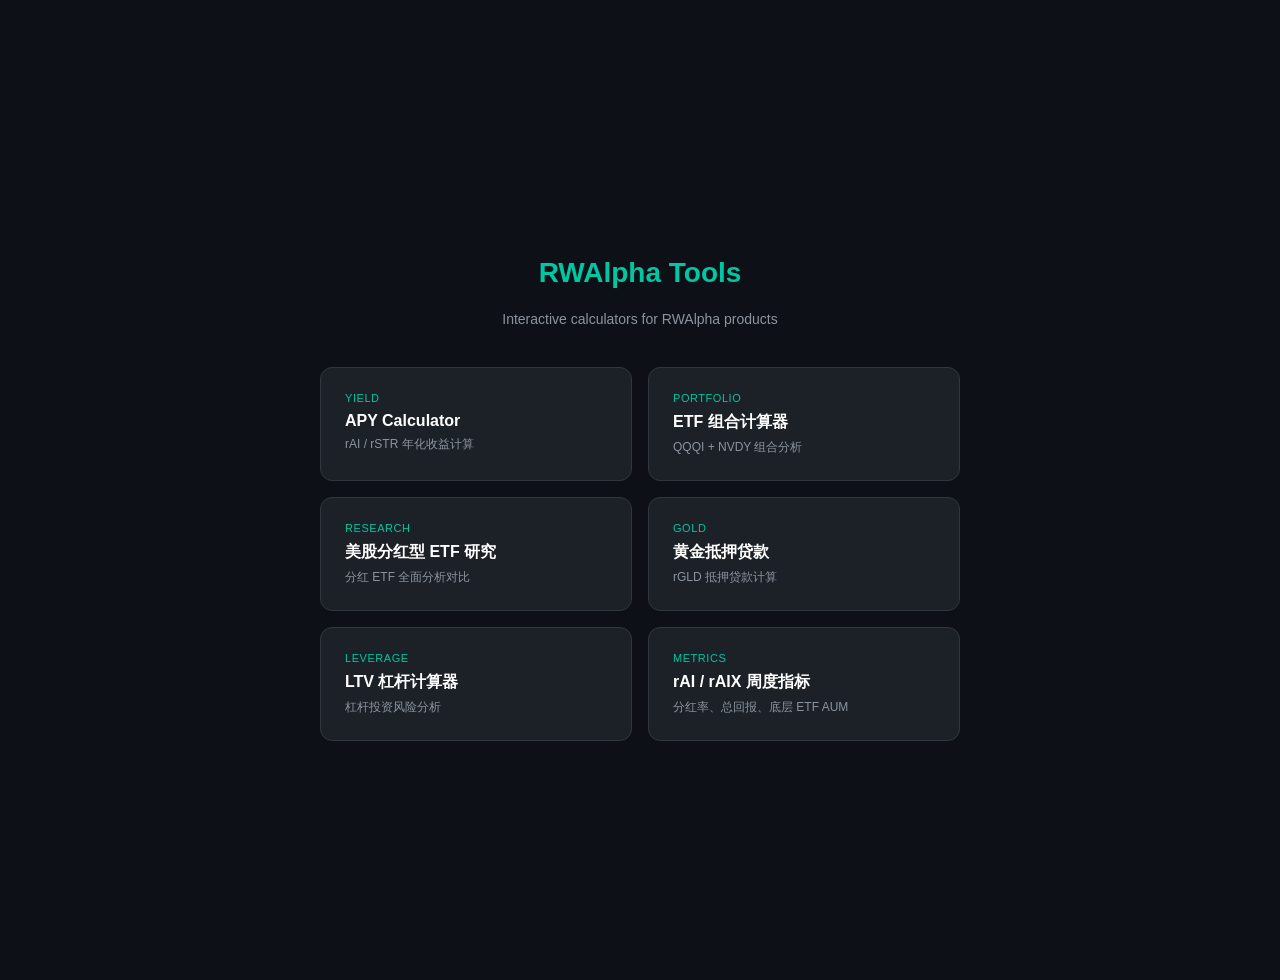
<file: index.html>
<!DOCTYPE html>
<html lang="zh">
<head>
<meta charset="UTF-8">
<meta name="viewport" content="width=device-width, initial-scale=1.0">
<title>RWAlpha Tools</title>
<style>
body{font-family:-apple-system,BlinkMacSystemFont,'Segoe UI',sans-serif;background:#0D1117;color:#fff;display:flex;flex-direction:column;align-items:center;justify-content:center;min-height:100vh;margin:0;padding:40px 16px;}
h1{font-size:28px;color:#00C6A2;margin-bottom:8px;}
p{color:#8B949E;margin-bottom:40px;font-size:14px;}
.grid{display:grid;grid-template-columns:repeat(2,1fr);gap:16px;max-width:640px;width:100%;}
.grid a:last-child:nth-child(odd){grid-column:1 / -1;max-width:calc(50% - 8px);margin:0 auto;}
a{display:block;background:#1C2128;border:1px solid #30363D;border-radius:12px;padding:24px;text-decoration:none;color:#fff;transition:border-color .2s;}
a:hover{border-color:#00C6A2;}
.label{font-size:11px;color:#00C6A2;text-transform:uppercase;letter-spacing:.05em;margin-bottom:8px;}
.name{font-size:16px;font-weight:600;margin-bottom:6px;}
.desc{font-size:12px;color:#8B949E;}
</style>
</head>
<body>
<h1>RWAlpha Tools</h1>
<p>Interactive calculators for RWAlpha products</p>
<div class="grid">
  <a href="apy/"><div class="label">Yield</div><div class="name">APY Calculator</div><div class="desc">rAI / rSTR 年化收益计算</div></a>
  <a href="etf/"><div class="label">Portfolio</div><div class="name">ETF 组合计算器</div><div class="desc">QQQI + NVDY 组合分析</div></a>
  <a href="etfs/"><div class="label">Research</div><div class="name">美股分红型 ETF 研究</div><div class="desc">分红 ETF 全面分析对比</div></a>
  <a href="rgld/"><div class="label">Gold</div><div class="name">黄金抵押贷款</div><div class="desc">rGLD 抵押贷款计算</div></a>
  <a href="ltv/"><div class="label">Leverage</div><div class="name">LTV 杠杆计算器</div><div class="desc">杠杆投资风险分析</div></a>
  <a href="rai-weekly-metrics/"><div class="label">Metrics</div><div class="name">rAI / rAIX 周度指标</div><div class="desc">分红率、总回报、底层 ETF AUM</div></a>
</div>
</body>
</html>
</file>
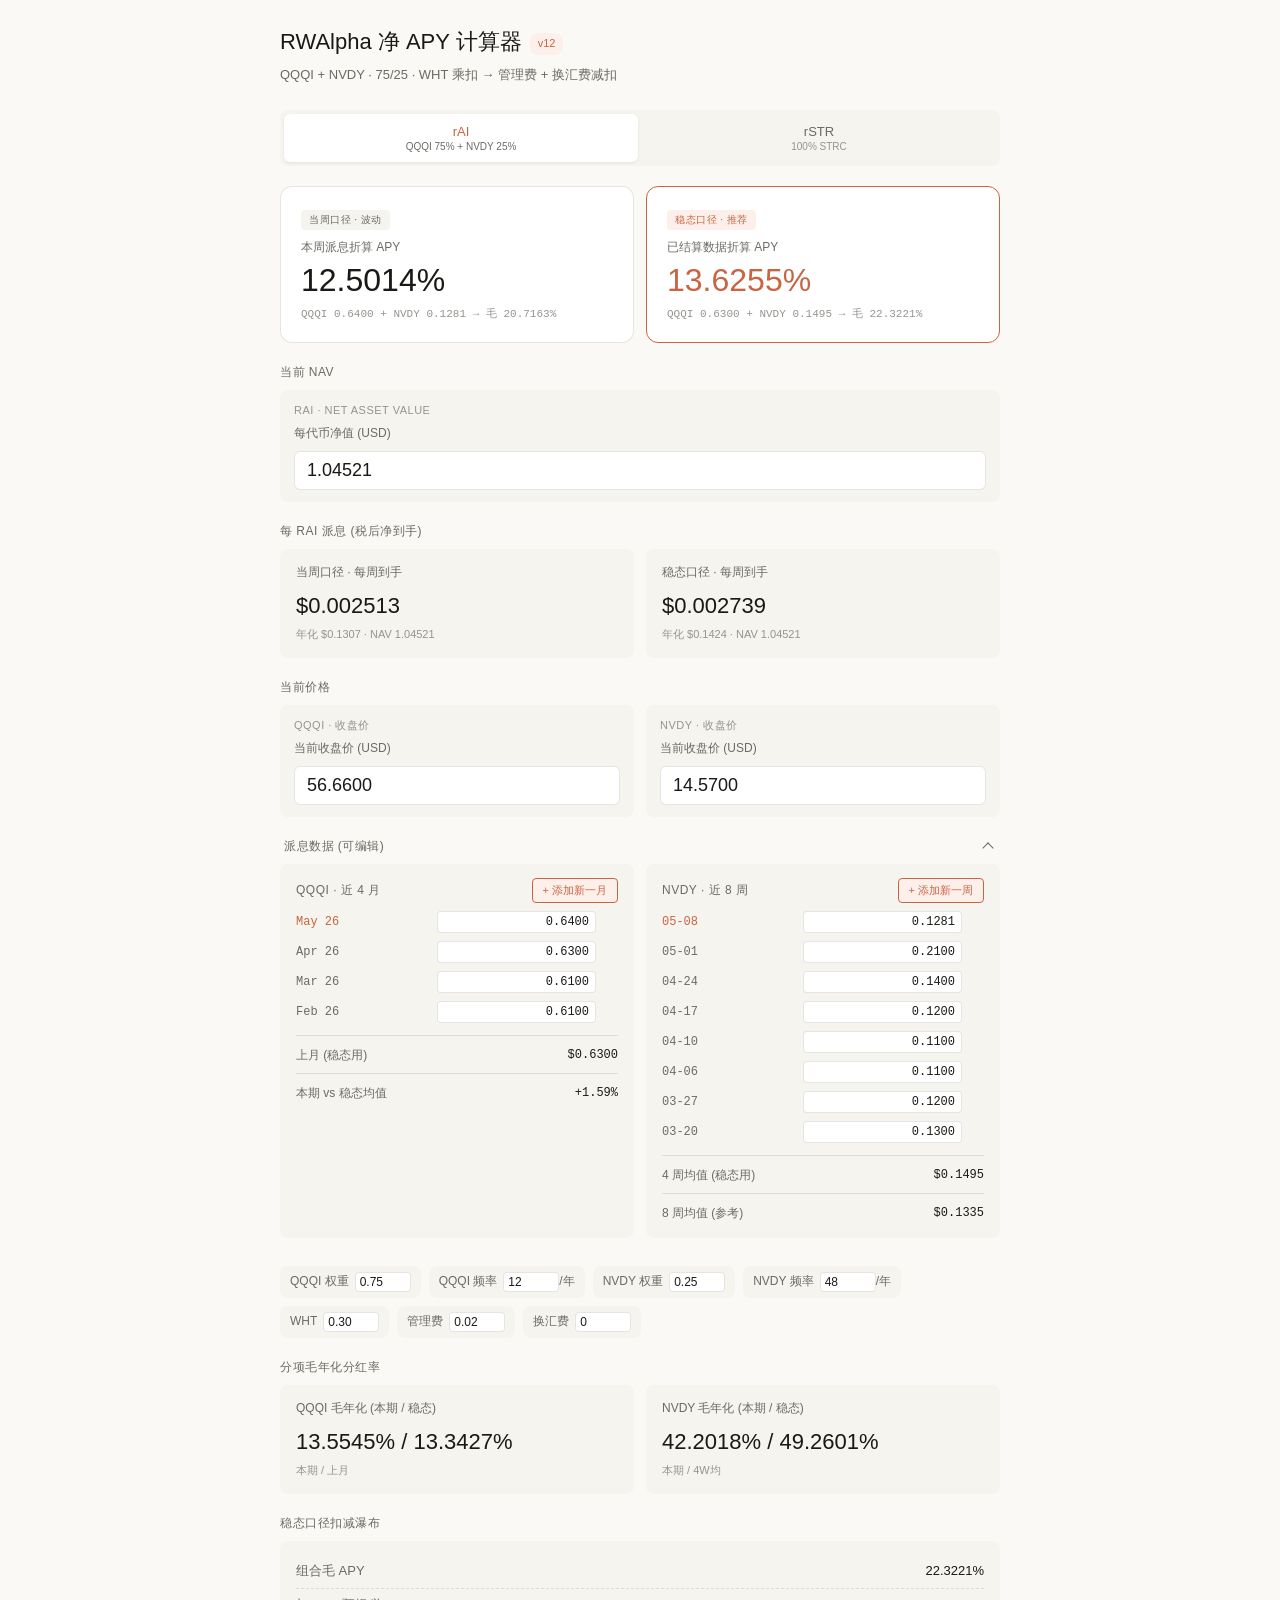
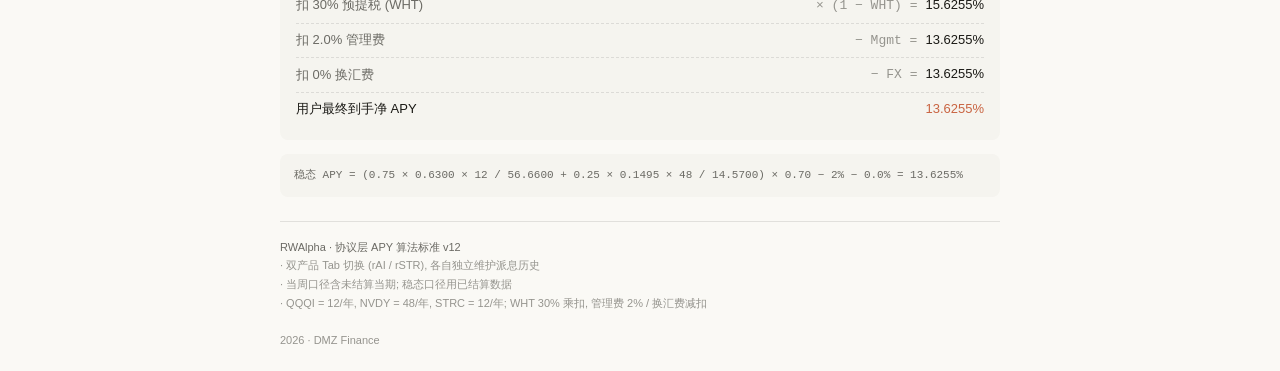
<file: apy/index.html>
<!DOCTYPE html>
<html lang="zh-CN">
<head>
<meta charset="UTF-8" />
<meta name="viewport" content="width=device-width, initial-scale=1.0" />
<title>RWAlpha 净 APY 计算器 v12</title>
<style>
  :root {
    --bg-primary: #ffffff;
    --bg-secondary: #f5f4ef;
    --bg-tertiary: #faf9f5;
    --text-primary: #1a1915;
    --text-secondary: #6b6a64;
    --text-tertiary: #95948e;
    --border: rgba(0, 0, 0, 0.1);
    --accent: #c96442;
    --accent-bg: #fdf0eb;
    --radius-md: 8px;
    --radius-lg: 12px;
    --font-sans: -apple-system, BlinkMacSystemFont, "Segoe UI", "PingFang SC", "Hiragino Sans GB", "Microsoft YaHei", sans-serif;
    --font-mono: "SF Mono", Monaco, "Cascadia Code", "Roboto Mono", Consolas, monospace;
  }

  @media (prefers-color-scheme: dark) {
    :root {
      --bg-primary: #1f1e1b;
      --bg-secondary: #2a2926;
      --bg-tertiary: #1a1916;
      --text-primary: #e8e7e2;
      --text-secondary: #a8a7a1;
      --text-tertiary: #6d6c66;
      --border: rgba(255, 255, 255, 0.1);
      --accent: #e08868;
      --accent-bg: rgba(224, 136, 104, 0.15);
    }
  }

  * { box-sizing: border-box; }

  body {
    margin: 0;
    padding: 24px 16px;
    background: var(--bg-tertiary);
    color: var(--text-primary);
    font-family: var(--font-sans);
    font-size: 16px;
    line-height: 1.6;
    -webkit-font-smoothing: antialiased;
  }

  .container { max-width: 720px; margin: 0 auto; }

  .header { margin-bottom: 24px; }
  .header h1 { font-size: 22px; font-weight: 500; margin: 0 0 6px; color: var(--text-primary); }
  .header p { font-size: 13px; color: var(--text-secondary); margin: 0; }
  .header .version {
    display: inline-block; font-size: 11px;
    background: var(--accent-bg); color: var(--accent);
    padding: 2px 8px; border-radius: var(--radius-md);
    margin-left: 8px; vertical-align: 2px;
  }

  /* ─── Tab 切换 ─── */
  .tabs {
    display: flex; gap: 4px;
    background: var(--bg-secondary);
    padding: 4px; border-radius: var(--radius-md);
    margin-bottom: 20px;
  }
  .tab {
    flex: 1; text-align: center;
    padding: 10px 16px;
    border-radius: 6px;
    font-size: 13px; font-weight: 500;
    color: var(--text-secondary);
    cursor: pointer;
    transition: all 0.15s;
    border: none;
    background: transparent;
    font-family: var(--font-sans);
  }
  .tab:hover { color: var(--text-primary); }
  .tab.active {
    background: var(--bg-primary);
    color: var(--accent);
    box-shadow: 0 1px 3px rgba(0,0,0,0.08);
  }
  .tab .tab-desc {
    display: block; font-size: 10px;
    color: var(--text-tertiary); margin-top: 2px;
    font-weight: 400;
  }
  .tab.active .tab-desc { color: var(--text-secondary); }

  .row { display: grid; grid-template-columns: 1fr 1fr; gap: 12px; margin-bottom: 12px; }
  @media (max-width: 480px) { .row { grid-template-columns: 1fr; } }

  .field {
    background: var(--bg-secondary);
    border-radius: var(--radius-md);
    padding: 12px 14px;
  }
  .field .ticker {
    font-size: 11px; color: var(--text-tertiary);
    text-transform: uppercase; letter-spacing: 0.5px;
    margin-bottom: 4px; font-weight: 500;
  }
  .field label { font-size: 12px; color: var(--text-secondary); display: block; margin-bottom: 8px; }
  .field input {
    width: 100%; font-size: 18px; font-weight: 500;
    background: var(--bg-primary);
    border: 1px solid var(--border);
    border-radius: 6px;
    outline: none;
    color: var(--text-primary); font-family: var(--font-sans);
    padding: 8px 12px;
    transition: border-color 0.15s, box-shadow 0.15s;
  }
  .field input:hover { border-color: var(--text-tertiary); }
  .field input:focus {
    color: var(--accent);
    border-color: var(--accent);
    box-shadow: 0 0 0 3px var(--accent-bg);
  }

  .metric { background: var(--bg-secondary); border-radius: var(--radius-md); padding: 14px 16px; }
  .metric label { font-size: 12px; color: var(--text-secondary); display: block; margin-bottom: 6px; }
  .metric .val { font-size: 22px; font-weight: 500; color: var(--text-primary); font-variant-numeric: tabular-nums; }
  .metric small { font-size: 11px; color: var(--text-tertiary); display: block; margin-top: 3px; }

  .config { display: flex; gap: 8px; margin-bottom: 14px; align-items: center; flex-wrap: wrap; }

  /* ─── 派息历史 ─── */
  .history-section { margin: 20px 0 14px; }
  .history-section summary {
    list-style: none; cursor: pointer;
    display: flex; justify-content: space-between; align-items: center;
    padding: 0 4px;
    font-size: 12px; font-weight: 500;
    color: var(--text-secondary);
    text-transform: uppercase; letter-spacing: 0.5px;
    margin-bottom: 8px; user-select: none;
  }
  .history-section summary::-webkit-details-marker { display: none; }
  .history-section summary:hover { color: var(--text-primary); }
  .history-section .caret {
    width: 8px; height: 8px;
    border-right: 1.5px solid currentColor;
    border-bottom: 1.5px solid currentColor;
    transform: rotate(45deg);
    transition: transform 0.2s;
    margin-right: 4px; margin-top: -3px;
  }
  .history-section[open] .caret {
    transform: rotate(-135deg); margin-top: 3px;
  }

  .history {
    background: var(--bg-secondary);
    border-radius: var(--radius-md);
    padding: 14px 16px;
    margin-bottom: 14px;
  }
  .history-row {
    display: flex; justify-content: space-between; align-items: center;
    padding: 4px 0; font-size: 12px;
    font-family: var(--font-mono);
  }
  .history-row .date { color: var(--text-secondary); flex: 0 0 90px; }
  .history-row .bar-wrap {
    flex: 1; height: 8px; background: transparent;
    margin: 0 12px; border-radius: 4px; overflow: hidden;
  }
  .history-row .bar {
    height: 100%; background: var(--accent);
    border-radius: 4px; opacity: 0.8;
  }
  .history-row .val { color: var(--text-primary); font-weight: 500; flex: 0 0 56px; text-align: right; }
  .history-row input.val-input {
    flex: 0 0 70px; text-align: right;
    background: var(--bg-primary);
    border: 0.5px solid var(--border);
    border-radius: 4px;
    padding: 3px 6px;
    font-family: var(--font-mono);
    font-size: 12px; font-weight: 500;
    color: var(--text-primary);
    outline: none;
    -moz-appearance: textfield;
  }
  .history-row input.val-input:focus { border-color: var(--accent); color: var(--accent); }
  .history-row input.val-input::-webkit-inner-spin-button,
  .history-row input.val-input::-webkit-outer-spin-button { -webkit-appearance: none; margin: 0; }
  .history-row.current .date { color: var(--accent); font-weight: 500; }
  .history-row.current .val { color: var(--accent); }
  .history-summary {
    display: flex; justify-content: space-between;
    padding-top: 10px; margin-top: 8px;
    border-top: 0.5px solid var(--border);
    font-size: 12px;
  }
  .history-summary span { color: var(--text-secondary); }
  .history-summary strong { color: var(--text-primary); font-family: var(--font-mono); font-weight: 500; }
  .history-cols { display: grid; grid-template-columns: 1fr 1fr; gap: 12px; margin-bottom: 14px; }
  @media (max-width: 480px) { .history-cols { grid-template-columns: 1fr; } }

  .history-cols.single { grid-template-columns: 1fr; }

  .history h4 {
    font-size: 12px; font-weight: 500; color: var(--text-secondary);
    margin: 0 0 10px; text-transform: uppercase; letter-spacing: 0.5px;
  }
  .history-header {
    display: flex; justify-content: space-between; align-items: center;
    margin-bottom: 4px;
  }
  .history-header h4 { margin: 0; }
  .add-btn {
    font-size: 11px; font-weight: 500;
    color: var(--accent); background: var(--accent-bg);
    border: 0.5px solid var(--accent);
    border-radius: 4px;
    padding: 4px 10px;
    cursor: pointer;
    font-family: var(--font-sans);
    transition: opacity 0.15s;
  }
  .add-btn:hover { opacity: 0.8; }
  .del-btn {
    flex: 0 0 18px; height: 18px;
    background: transparent; border: none;
    color: var(--text-tertiary); cursor: pointer;
    font-size: 14px; padding: 0; margin-left: 4px;
    opacity: 0; transition: opacity 0.15s, color 0.15s;
    font-family: var(--font-sans);
  }
  .history-row:hover .del-btn { opacity: 1; }
  .del-btn:hover { color: var(--accent); }

  .add-form {
    display: none;
    margin-top: 8px; margin-bottom: 8px;
    padding: 10px; gap: 6px;
    background: var(--bg-primary);
    border: 1px dashed var(--accent);
    border-radius: 6px;
  }
  .add-form.show { display: flex; align-items: center; }
  .add-form input {
    flex: 1; min-width: 0;
    font-size: 12px; padding: 4px 8px;
    background: var(--bg-secondary); border: 0.5px solid var(--border);
    border-radius: 4px; color: var(--text-primary);
    font-family: var(--font-mono); outline: none;
  }
  .add-form input:focus { border-color: var(--accent); }
  .add-form button {
    font-size: 11px; padding: 4px 10px;
    border-radius: 4px; cursor: pointer; border: 0.5px solid var(--border);
    background: var(--bg-secondary); color: var(--text-primary);
    font-family: var(--font-sans);
  }
  .add-form button.confirm {
    background: var(--accent); color: white; border-color: var(--accent);
  }
  .add-form button:hover { opacity: 0.85; }

  .config-item {
    font-size: 12px; color: var(--text-secondary);
    background: var(--bg-secondary); padding: 6px 10px;
    border-radius: var(--radius-md);
    display: inline-flex; align-items: center;
  }
  .config-item input {
    width: 56px; font-size: 12px; padding: 2px 4px; margin-left: 6px;
    background: var(--bg-primary); border: 0.5px solid var(--border);
    border-radius: 4px; color: var(--text-primary);
    font-family: var(--font-sans); outline: none;
  }
  .config-item input:focus { border-color: var(--accent); }

  .hero-pair { display: grid; grid-template-columns: 1fr 1fr; gap: 12px; margin-bottom: 16px; }
  @media (max-width: 480px) { .hero-pair { grid-template-columns: 1fr; } }
  .hero {
    background: var(--bg-primary); border: 0.5px solid var(--border);
    border-radius: var(--radius-lg); padding: 18px 20px;
  }
  .hero.steady { border: 1.5px solid var(--accent); }
  .hero-tag {
    display: inline-block; font-size: 10px; letter-spacing: 0.5px;
    text-transform: uppercase; padding: 2px 8px; border-radius: 4px;
    margin-bottom: 8px; font-weight: 500;
  }
  .hero-tag.spot { background: var(--bg-secondary); color: var(--text-secondary); }
  .hero-tag.steady { background: var(--accent-bg); color: var(--accent); }
  .hero-label { font-size: 12px; color: var(--text-secondary); margin-bottom: 6px; }
  .hero-val {
    font-size: 32px; font-weight: 500; line-height: 1.1;
    color: var(--text-primary); font-variant-numeric: tabular-nums;
  }
  .hero.steady .hero-val { color: var(--accent); }
  .hero-sub {
    font-size: 11px; color: var(--text-tertiary);
    margin-top: 8px; font-family: var(--font-mono);
    word-break: break-all;
  }

  .waterfall {
    background: var(--bg-secondary); border-radius: var(--radius-md);
    padding: 14px 16px; margin-bottom: 14px;
  }
  .waterfall-row {
    display: flex; justify-content: space-between; align-items: center;
    padding: 6px 0; font-size: 13px;
    border-bottom: 0.5px dashed var(--border);
  }
  .waterfall-row:last-child { border-bottom: none; }
  .waterfall-row .label { color: var(--text-secondary); }
  .waterfall-row .op { color: var(--text-tertiary); font-family: var(--font-mono); margin: 0 8px; }
  .waterfall-row .val { font-weight: 500; color: var(--text-primary); font-variant-numeric: tabular-nums; }
  .waterfall-row.final .val { color: var(--accent); }
  .waterfall-row.final .label { color: var(--text-primary); font-weight: 500; }

  .formula {
    font-family: var(--font-mono); font-size: 11px;
    color: var(--text-secondary); background: var(--bg-secondary);
    padding: 12px 14px; border-radius: var(--radius-md);
    margin-top: 12px; line-height: 1.7; word-break: break-all;
  }

  h3 {
    font-size: 12px; font-weight: 500;
    color: var(--text-secondary); margin: 20px 0 8px;
    text-transform: uppercase; letter-spacing: 0.5px;
  }

  .footer {
    margin-top: 24px; padding-top: 16px;
    border-top: 0.5px solid var(--border);
    font-size: 11px; color: var(--text-tertiary); line-height: 1.7;
  }
  .footer strong { color: var(--text-secondary); font-weight: 500; }
  .footer .warn { color: var(--accent); font-weight: 500; }

  input[type="number"]::-webkit-inner-spin-button,
  input[type="number"]::-webkit-outer-spin-button {
    -webkit-appearance: none; margin: 0;
  }
  input[type="number"] { -moz-appearance: textfield; }

  /* product-specific UI hiding */
  .product-rai .single-only { display: none; }
  .product-rstr .dual-only { display: none; }
</style>
</head>
<body>
<div class="container" id="container">

  <div class="header">
    <h1>RWAlpha 净 APY 计算器<span class="version">v12</span></h1>
    <p id="product-subtitle">QQQI + NVDY · 75/25 · WHT 乘扣 → 管理费 + 换汇费减扣</p>
  </div>

  <div class="tabs">
    <button class="tab active" data-product="rai">
      rAI
      <span class="tab-desc">QQQI 75% + NVDY 25%</span>
    </button>
    <button class="tab" data-product="rstr">
      rSTR
      <span class="tab-desc">100% STRC</span>
    </button>
  </div>

  <div class="hero-pair">
    <div class="hero">
      <div class="hero-tag spot">当周口径 · 波动</div>
      <div class="hero-label">本周派息折算 APY</div>
      <div class="hero-val" id="net-apy-spot">—</div>
      <div class="hero-sub" id="hero-detail-spot">基于本期单笔派息</div>
    </div>
    <div class="hero steady">
      <div class="hero-tag steady">稳态口径 · 推荐</div>
      <div class="hero-label">已结算数据折算 APY</div>
      <div class="hero-val" id="net-apy-steady">—</div>
      <div class="hero-sub" id="hero-detail-steady">上月 + 4 周均值</div>
    </div>
  </div>

  <h3>当前 NAV</h3>
  <div class="row">
    <div class="field" style="grid-column: 1 / -1;">
      <div class="ticker" id="nav-ticker">rAI · Net Asset Value</div>
      <label>每代币净值 (USD)</label>
      <input type="number" step="0.00001" id="nav" value="1.04521" />
    </div>
  </div>

  <h3 id="per-rai-title">每代币派息 (税后净到手)</h3>
  <div class="row">
    <div class="metric">
      <label>当周口径 · 每周到手</label>
      <div class="val" id="per-rai-spot">—</div>
      <small id="per-rai-spot-sub">基于本期</small>
    </div>
    <div class="metric">
      <label>稳态口径 · 每周到手</label>
      <div class="val" id="per-rai-steady">—</div>
      <small id="per-rai-steady-sub">基于已结算</small>
    </div>
  </div>

  <h3>当前价格</h3>
  <div class="row" id="prices-row">
    <!-- 动态渲染 -->
  </div>

  <details class="history-section" open>
    <summary>
      <span>派息数据 (可编辑)</span>
      <i class="caret"></i>
    </summary>
    <div class="history-cols" id="history-cols">
      <!-- 动态渲染 -->
    </div>
  </details>

  <div class="config" id="config-row">
    <!-- 动态渲染权重项 -->
    <span class="config-item">WHT <input type="number" step="0.01" id="wht" value="0.30" /></span>
    <span class="config-item">管理费 <input type="number" step="0.01" id="mgmt" value="0.02" /></span>
    <span class="config-item">换汇费 <input type="number" step="0.001" id="fx" value="0" /></span>
  </div>

  <h3>分项毛年化分红率</h3>
  <div class="row" id="component-yields">
    <!-- 动态渲染 -->
  </div>

  <h3>稳态口径扣减瀑布</h3>
  <div class="waterfall">
    <div class="waterfall-row">
      <span class="label">组合毛 APY</span>
      <span class="val" id="wf-gross">—</span>
    </div>
    <div class="waterfall-row">
      <span class="label">扣 30% 预提税 (WHT)</span>
      <span><span class="op">× (1 − WHT) =</span><span class="val" id="wf-after-wht">—</span></span>
    </div>
    <div class="waterfall-row">
      <span class="label" id="wf-mgmt-label">扣管理费</span>
      <span><span class="op">− Mgmt =</span><span class="val" id="wf-after-mgmt">—</span></span>
    </div>
    <div class="waterfall-row">
      <span class="label">扣 0% 换汇费</span>
      <span><span class="op">− FX =</span><span class="val" id="wf-after-fx">—</span></span>
    </div>
    <div class="waterfall-row final">
      <span class="label">用户最终到手净 APY</span>
      <span class="val" id="wf-net">—</span>
    </div>
  </div>

  <div class="formula" id="formula">
    APY_net = (Σ w_i × D_i × f_i / P_i) × (1 − WHT) − Mgmt − FX
  </div>

  <div class="footer">
    <strong>RWAlpha · 协议层 APY 算法标准 v12</strong><br>
    · 双产品 Tab 切换 (rAI / rSTR), 各自独立维护派息历史<br>
    · 当周口径含未结算当期; 稳态口径用已结算数据<br>
    · QQQI = 12/年, NVDY = 48/年, STRC = 12/年; WHT 30% 乘扣, 管理费 2% / 换汇费减扣<br>
    <br>
    2026 · DMZ Finance
  </div>

</div>

<script>
  // ─── 产品定义 ───
  const products = {
    rai: {
      name: 'rAI',
      subtitle: 'QQQI + NVDY · 75/25 · WHT 乘扣 → 管理费 + 换汇费减扣',
      etfs: [
        {
          id: 'qqqi',
          name: 'QQQI',
          freq: 12, freqLabel: 'Monthly',
          weight: 0.75,
          price: 56.6600,
          historyKey: 'qqqi-rows',
          historyTitle: 'QQQI · 近 4 月',
          historyMaxLen: 4,
          addBtnLabel: '+ 添加新一月',
          dateLabel: '月份 (如 Jun 26)',
          steadyMode: 'lastPeriod',  // 上月单期
          steadyLabel: '上月',
          history: [
            { date: 'May 26', value: 0.6400 },
            { date: 'Apr 26', value: 0.6300 },
            { date: 'Mar 26', value: 0.6100 },
            { date: 'Feb 26', value: 0.6100 },
          ],
          formatDate(s) {
            const months = ['Jan','Feb','Mar','Apr','May','Jun','Jul','Aug','Sep','Oct','Nov','Dec'];
            const monByName = s.match(/^([a-zA-Z]{3})\s*(\d{2,4})$/);
            const monByNum = s.match(/^(\d{1,2})[-./\s](\d{2,4})$/);
            if (monByName) {
              const mon = monByName[1].charAt(0).toUpperCase() + monByName[1].slice(1, 3).toLowerCase();
              const yr = monByName[2].slice(-2);
              if (months.includes(mon)) return mon + ' ' + yr;
            } else if (monByNum) {
              const idx = parseInt(monByNum[1]) - 1;
              const yr = monByNum[2].slice(-2);
              if (idx >= 0 && idx < 12) return months[idx] + ' ' + yr;
            }
            return s;
          }
        },
        {
          id: 'nvdy',
          name: 'NVDY',
          freq: 48, freqLabel: 'Weekly',
          weight: 0.25,
          price: 14.5700,
          historyKey: 'nvdy-rows',
          historyTitle: 'NVDY · 近 8 周',
          historyMaxLen: 8,
          addBtnLabel: '+ 添加新一周',
          dateLabel: '日期 (如 05-15)',
          steadyMode: '4WeekAvg',  // 近 4 周均值
          steadyLabel: '4W均',
          history: [
            { date: '05-08', value: 0.1281 },
            { date: '05-01', value: 0.2100 },
            { date: '04-24', value: 0.1400 },
            { date: '04-17', value: 0.1200 },
            { date: '04-10', value: 0.1100 },
            { date: '04-06', value: 0.1100 },
            { date: '03-27', value: 0.1200 },
            { date: '03-20', value: 0.1300 },
          ],
          formatDate(s) {
            const m = s.match(/^(\d{1,2})[-./](\d{1,2})$/);
            if (m) return m[1].padStart(2, '0') + '-' + m[2].padStart(2, '0');
            return s;
          }
        }
      ],
      nav: 1.04521,
      mgmt: 0.02
    },
    rstr: {
      name: 'rSTR',
      subtitle: '100% STRC · 月度派息 · WHT 乘扣 → 管理费 + 换汇费减扣',
      etfs: [
        {
          id: 'strc',
          name: 'STRC',
          freq: 12, freqLabel: 'Monthly',
          weight: 1.00,
          price: 100.0000,
          historyKey: 'strc-rows',
          historyTitle: 'STRC · 近 4 月',
          historyMaxLen: 4,
          addBtnLabel: '+ 添加新一月',
          dateLabel: '月份 (如 Jun 26)',
          steadyMode: 'lastPeriod',
          steadyLabel: '上月',
          history: [
            { date: 'May 26', value: 0.9600 },
            { date: 'Apr 26', value: 0.9600 },
            { date: 'Mar 26', value: 0.9600 },
            { date: 'Feb 26', value: 0.9400 },
          ],
          formatDate(s) {
            const months = ['Jan','Feb','Mar','Apr','May','Jun','Jul','Aug','Sep','Oct','Nov','Dec'];
            const monByName = s.match(/^([a-zA-Z]{3})\s*(\d{2,4})$/);
            const monByNum = s.match(/^(\d{1,2})[-./\s](\d{2,4})$/);
            if (monByName) {
              const mon = monByName[1].charAt(0).toUpperCase() + monByName[1].slice(1, 3).toLowerCase();
              const yr = monByName[2].slice(-2);
              if (months.includes(mon)) return mon + ' ' + yr;
            } else if (monByNum) {
              const idx = parseInt(monByNum[1]) - 1;
              const yr = monByNum[2].slice(-2);
              if (idx >= 0 && idx < 12) return months[idx] + ' ' + yr;
            }
            return s;
          }
        }
      ],
      nav: 1.00000,
      mgmt: 0.005
    }
  };

  let currentProduct = 'rai';

  // ─── 工具函数 ───
  const get = id => parseFloat(document.getElementById(id).value) || 0;
  const pct = v => (v * 100).toFixed(4) + '%';
  const num = v => v.toFixed(4);
  const avg = arr => arr.length ? arr.reduce((s, v) => s + v, 0) / arr.length : 0;

  // 获取 ETF 当周和稳态派息
  function getEtfDividends(etf) {
    const vals = etf.history.map(d => d.value);
    const spot = vals[0] || 0;
    let steady = 0;
    if (etf.steadyMode === 'lastPeriod') {
      steady = vals[1] !== undefined ? vals[1] : vals[0] || 0;
    } else if (etf.steadyMode === '4WeekAvg') {
      steady = avg(vals.slice(0, 4));
    }
    return { spot, steady };
  }

  // ─── 渲染 ETF 价格输入区 ───
  function renderPrices(product) {
    const row = document.getElementById('prices-row');
    row.innerHTML = product.etfs.map(etf => `
      <div class="field">
        <div class="ticker">${etf.name} · 收盘价</div>
        <label>当前收盘价 (USD)</label>
        <input type="number" step="0.0001" data-etf="${etf.id}" data-field="price" value="${etf.price.toFixed(4)}" />
      </div>
    `).join('');

    row.querySelectorAll('input').forEach(input => {
      input.addEventListener('input', e => {
        const etfId = e.target.dataset.etf;
        const etf = product.etfs.find(x => x.id === etfId);
        etf.price = parseFloat(e.target.value) || 0;
        calc();
      });
    });

    // 单 ETF 时列宽自适应
    if (product.etfs.length === 1) {
      row.children[0].style.gridColumn = '1 / -1';
    }
  }

  // ─── 渲染派息历史区 ───
  function renderHistoryCols(product) {
    const cols = document.getElementById('history-cols');
    cols.classList.toggle('single', product.etfs.length === 1);

    cols.innerHTML = product.etfs.map(etf => `
      <div class="history">
        <div class="history-header">
          <h4>${etf.historyTitle}</h4>
          <button class="add-btn" data-etf="${etf.id}">${etf.addBtnLabel}</button>
        </div>
        <div class="add-form" data-form-etf="${etf.id}">
          <input type="text" class="form-date" placeholder="${etf.dateLabel}" />
          <input type="number" step="0.0001" class="form-val" placeholder="派息 (USD)" />
          <button class="confirm">确认</button>
          <button class="cancel">取消</button>
        </div>
        <div class="history-rows" data-rows-etf="${etf.id}"></div>
        <div class="history-summary">
          <span>${etf.steadyMode === 'lastPeriod' ? '上月 (稳态用)' : '4 周均值 (稳态用)'}</span>
          <strong data-summary="steady" data-etf="${etf.id}">—</strong>
        </div>
        ${etf.history.length > 4 ? `
        <div class="history-summary">
          <span>${etf.freq === 48 ? '8 周均值' : '${etf.history.length} 月均值'} (参考)</span>
          <strong data-summary="all" data-etf="${etf.id}">—</strong>
        </div>
        ` : `
        <div class="history-summary">
          <span>本期 vs 稳态均值</span>
          <strong data-summary="trend" data-etf="${etf.id}">—</strong>
        </div>
        `}
      </div>
    `).join('');

    product.etfs.forEach(etf => renderRows(product, etf));

    // 绑定添加按钮
    cols.querySelectorAll('.add-btn').forEach(btn => {
      btn.addEventListener('click', () => {
        const etfId = btn.dataset.etf;
        const form = cols.querySelector(`[data-form-etf="${etfId}"]`);
        form.classList.add('show');
        form.querySelector('.form-date').value = '';
        form.querySelector('.form-val').value = '';
        form.querySelector('.form-date').focus();
      });
    });

    // 绑定表单事件
    cols.querySelectorAll('.add-form').forEach(form => {
      const etfId = form.dataset.formEtf;
      const etf = product.etfs.find(x => x.id === etfId);
      const dateInput = form.querySelector('.form-date');
      const valInput = form.querySelector('.form-val');

      const submit = () => {
        let dateStr = dateInput.value.trim();
        const val = parseFloat(valInput.value);
        if (!dateStr || isNaN(val) || val < 0) {
          alert('请填写有效的日期和派息金额');
          return;
        }
        dateStr = etf.formatDate(dateStr);
        etf.history.unshift({ date: dateStr, value: val });
        if (etf.history.length > etf.historyMaxLen) etf.history.length = etf.historyMaxLen;
        renderRows(product, etf);
        form.classList.remove('show');
        calc();
      };

      form.querySelector('.confirm').addEventListener('click', submit);
      form.querySelector('.cancel').addEventListener('click', () => form.classList.remove('show'));
      [dateInput, valInput].forEach(input => {
        input.addEventListener('keydown', e => {
          if (e.key === 'Enter') submit();
          if (e.key === 'Escape') form.classList.remove('show');
        });
      });
    });
  }

  function renderRows(product, etf) {
    const container = document.querySelector(`[data-rows-etf="${etf.id}"]`);
    if (!container) return;
    const maxVal = Math.max(...etf.history.map(d => d.value), 0.0001);
    container.innerHTML = etf.history.map((d, i) => {
      const barWidth = (d.value / maxVal * 100).toFixed(1);
      const currentClass = i === 0 ? ' current' : '';
      return `
        <div class="history-row${currentClass}">
          <span class="date">${d.date}</span>
          <span class="bar-wrap"><span class="bar" style="width: ${barWidth}%"></span></span>
          <input class="val-input" type="number" step="0.0001" data-etf="${etf.id}" data-idx="${i}" value="${d.value.toFixed(4)}" />
          <button class="del-btn" data-etf="${etf.id}" data-idx="${i}" title="删除">×</button>
        </div>
      `;
    }).join('');

    container.querySelectorAll('input.val-input').forEach(input => {
      input.addEventListener('input', e => {
        const idx = parseInt(e.target.dataset.idx);
        const val = parseFloat(e.target.value) || 0;
        etf.history[idx].value = val;
        calc();
      });
    });
    container.querySelectorAll('button.del-btn').forEach(btn => {
      btn.addEventListener('click', e => {
        const idx = parseInt(e.target.dataset.idx);
        etf.history.splice(idx, 1);
        renderRows(product, etf);
        calc();
      });
    });
  }

  // ─── 渲染权重 config ───
  function renderConfig(product) {
    const row = document.getElementById('config-row');
    // 删除老的权重和频率项
    row.querySelectorAll('.weight-cfg, .freq-cfg').forEach(el => el.remove());

    const whtItem = row.querySelector('[id*="wht"]')?.closest('.config-item');
    product.etfs.forEach(etf => {
      // 权重
      if (product.etfs.length > 1) {
        const wEl = document.createElement('span');
        wEl.className = 'config-item weight-cfg';
        wEl.innerHTML = `${etf.name} 权重 <input type="number" step="0.01" data-etf="${etf.id}" data-field="weight" value="${etf.weight.toFixed(2)}" />`;
        row.insertBefore(wEl, whtItem);
        wEl.querySelector('input').addEventListener('input', e => {
          etf.weight = parseFloat(e.target.value) || 0;
          calc();
        });
      }
      // 频率
      const fEl = document.createElement('span');
      fEl.className = 'config-item freq-cfg';
      fEl.innerHTML = `${etf.name} 频率 <input type="number" data-etf="${etf.id}" data-field="freq" value="${etf.freq}" />/年`;
      row.insertBefore(fEl, whtItem);
      fEl.querySelector('input').addEventListener('input', e => {
        etf.freq = parseInt(e.target.value) || 0;
        calc();
      });
    });
  }

  // ─── 渲染分项毛年化 ───
  function renderComponentYields(product) {
    const row = document.getElementById('component-yields');
    row.innerHTML = product.etfs.map(etf => `
      <div class="metric">
        <label>${etf.name} 毛年化 (本期 / 稳态)</label>
        <div class="val" data-yield="${etf.id}">—</div>
        <small>本期 / ${etf.steadyLabel}</small>
      </div>
    `).join('');

    if (product.etfs.length === 1) {
      row.style.gridTemplateColumns = '1fr';
    } else {
      row.style.gridTemplateColumns = '1fr 1fr';
    }
  }

  // ─── 核心计算 ───
  function calc() {
    const product = products[currentProduct];
    const wht = get('wht'), mgmt = get('mgmt'), fx = get('fx');
    const nav = get('nav');

    let apyGrossSpot = 0, apyGrossSteady = 0;
    const spotDetails = [], steadyDetails = [];

    product.etfs.forEach(etf => {
      const { spot, steady } = getEtfDividends(etf);
      const ySpot = etf.price > 0 ? (spot * etf.freq) / etf.price : 0;
      const ySteady = etf.price > 0 ? (steady * etf.freq) / etf.price : 0;
      apyGrossSpot += etf.weight * ySpot;
      apyGrossSteady += etf.weight * ySteady;

      // 渲染分项毛年化
      const yEl = document.querySelector(`[data-yield="${etf.id}"]`);
      if (yEl) yEl.textContent = pct(ySpot) + ' / ' + pct(ySteady);

      spotDetails.push(`${etf.name} ${num(spot)}`);
      steadyDetails.push(`${etf.name} ${num(steady)}`);

      // 派息历史摘要
      const vals = etf.history.map(d => d.value);
      const steadyEl = document.querySelector(`[data-summary="steady"][data-etf="${etf.id}"]`);
      if (steadyEl) steadyEl.textContent = '$' + num(steady);

      const allEl = document.querySelector(`[data-summary="all"][data-etf="${etf.id}"]`);
      if (allEl) allEl.textContent = '$' + num(avg(vals));

      const trendEl = document.querySelector(`[data-summary="trend"][data-etf="${etf.id}"]`);
      if (trendEl) {
        const trendPct = steady > 0 ? ((spot - steady) / steady * 100).toFixed(2) : '0.00';
        const sign = (spot - steady) >= 0 ? '+' : '';
        trendEl.textContent = sign + trendPct + '%';
      }
    });

    const apyNetSpot = apyGrossSpot * (1 - wht) - mgmt - fx;
    const apyNetSteady = apyGrossSteady * (1 - wht) - mgmt - fx;

    document.getElementById('net-apy-spot').textContent = pct(apyNetSpot);
    document.getElementById('net-apy-steady').textContent = pct(apyNetSteady);
    document.getElementById('hero-detail-spot').textContent = spotDetails.join(' + ') + ' → 毛 ' + pct(apyGrossSpot);
    document.getElementById('hero-detail-steady').textContent = steadyDetails.join(' + ') + ' → 毛 ' + pct(apyGrossSteady);

    // 每代币派息
    const perTokenWeekSpot = (apyNetSpot * nav) / 52;
    const perTokenWeekSteady = (apyNetSteady * nav) / 52;
    document.getElementById('per-rai-spot').textContent = '$' + perTokenWeekSpot.toFixed(6);
    document.getElementById('per-rai-steady').textContent = '$' + perTokenWeekSteady.toFixed(6);
    document.getElementById('per-rai-spot-sub').textContent =
      '年化 $' + (apyNetSpot * nav).toFixed(4) + ' · NAV ' + nav.toFixed(5);
    document.getElementById('per-rai-steady-sub').textContent =
      '年化 $' + (apyNetSteady * nav).toFixed(4) + ' · NAV ' + nav.toFixed(5);

    // 扣减瀑布 (稳态)
    const afterWht = apyGrossSteady * (1 - wht);
    const afterMgmt = afterWht - mgmt;
    const afterFx = afterMgmt - fx;
    document.getElementById('wf-gross').textContent = pct(apyGrossSteady);
    document.getElementById('wf-after-wht').textContent = pct(afterWht);
    document.getElementById('wf-after-mgmt').textContent = pct(afterMgmt);
    document.getElementById('wf-after-fx').textContent = pct(afterFx);
    document.getElementById('wf-net').textContent = pct(afterFx);
    document.getElementById('wf-mgmt-label').textContent = '扣 ' + (mgmt * 100).toFixed(1) + '% 管理费';

    // 公式
    const parts = product.etfs.map(etf => {
      const { steady } = getEtfDividends(etf);
      return `${etf.weight.toFixed(2)} × ${steady.toFixed(4)} × ${etf.freq} / ${etf.price.toFixed(4)}`;
    });
    document.getElementById('formula').textContent =
      '稳态 APY = (' + parts.join(' + ') + ') × ' + (1 - wht).toFixed(2) +
      ' − ' + (mgmt * 100).toFixed(0) + '% − ' + (fx * 100).toFixed(1) + '% = ' + pct(afterFx);
  }

  // ─── Tab 切换 ───
  function switchProduct(productId) {
    currentProduct = productId;
    const product = products[productId];

    document.querySelectorAll('.tab').forEach(t => {
      t.classList.toggle('active', t.dataset.product === productId);
    });

    document.getElementById('container').className = 'container product-' + productId;
    document.getElementById('product-subtitle').textContent = product.subtitle;
    document.getElementById('nav-ticker').textContent = product.name + ' · Net Asset Value';
    document.getElementById('per-rai-title').textContent = '每 ' + product.name + ' 派息 (税后净到手)';
    document.getElementById('nav').value = product.nav;
    document.getElementById('mgmt').value = product.mgmt;

    renderPrices(product);
    renderHistoryCols(product);
    renderConfig(product);
    renderComponentYields(product);
    calc();
  }

  document.querySelectorAll('.tab').forEach(tab => {
    tab.addEventListener('click', () => switchProduct(tab.dataset.product));
  });

  // 全局参数事件
  ['wht', 'mgmt', 'fx', 'nav'].forEach(id => {
    document.getElementById(id).addEventListener('input', () => {
      products[currentProduct].nav = get('nav');
      products[currentProduct].mgmt = get('mgmt');
      calc();
    });
  });

  // 初始化
  switchProduct('rai');
</script>

</body>
</html>
</file>
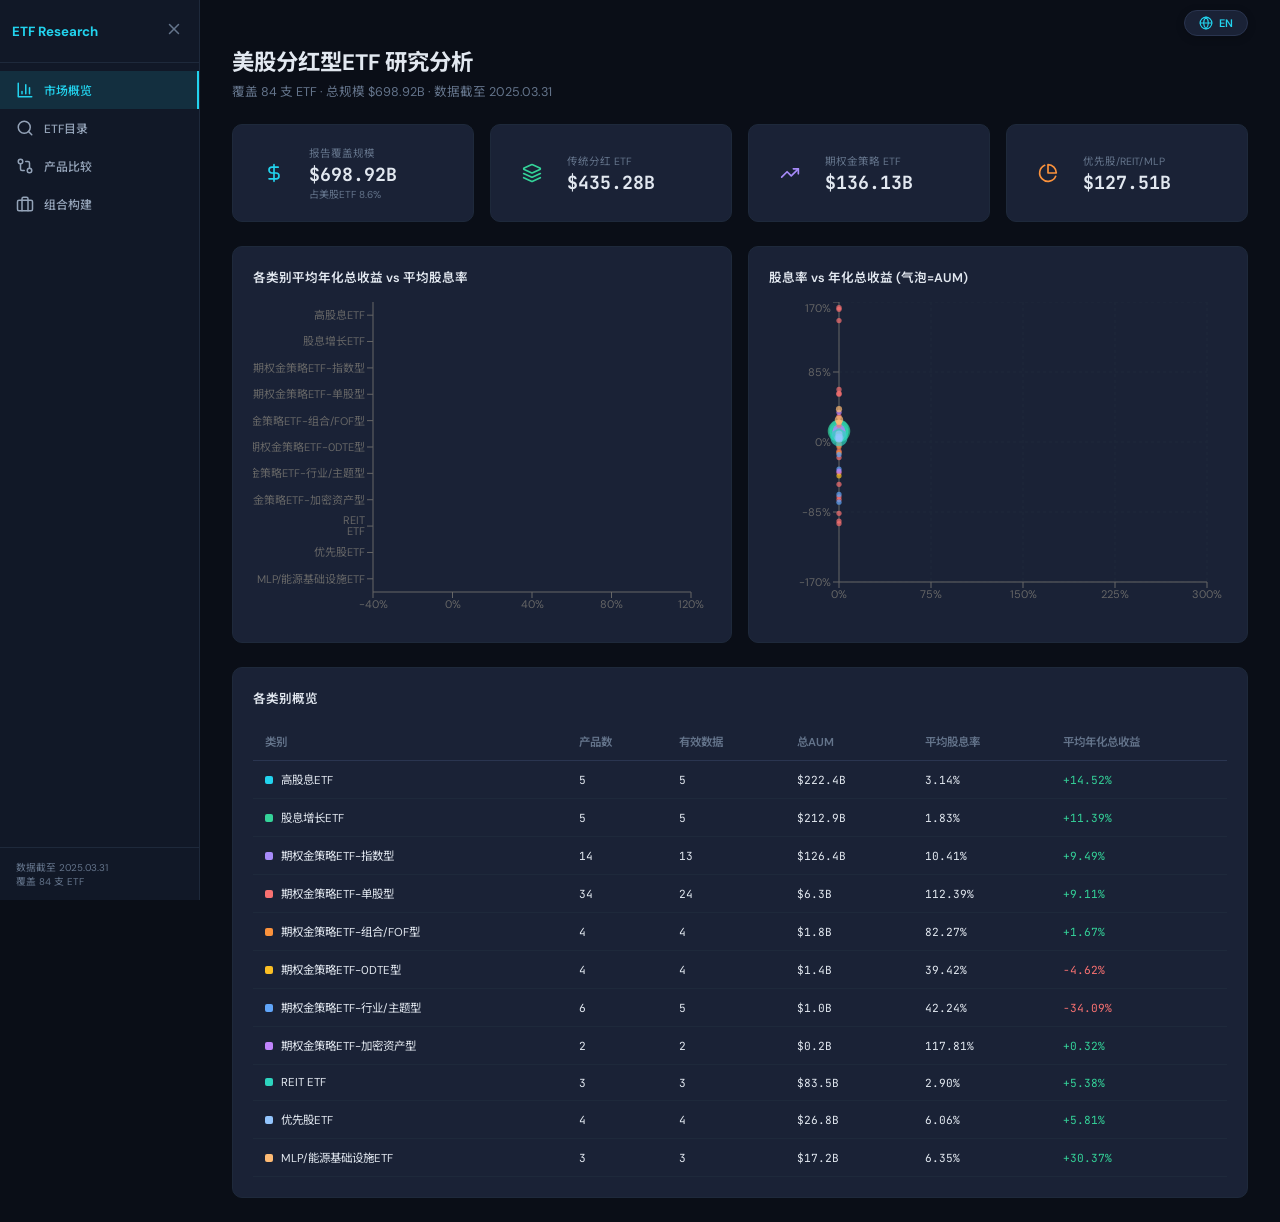
<file: etfs/index.html>
<!DOCTYPE html>
<html lang="zh-CN">
<head>
  <meta charset="UTF-8"/>
  <meta name="viewport" content="width=device-width, initial-scale=1.0"/>
  <title>美股分红型ETF研究分析</title>
  <link rel="preconnect" href="https://fonts.googleapis.com"/>
  <link href="https://fonts.googleapis.com/css2?family=DM+Sans:wght@400;500;600;700&family=JetBrains+Mono:wght@400;500&family=Noto+Sans+SC:wght@400;500;600;700&display=swap" rel="stylesheet"/>
  <script type="module" crossorigin src="./assets/index-cKcysGkv.js"></script>
  <link rel="stylesheet" crossorigin href="./assets/index-CLYer6q8.css">
</head>
<body><div id="root"></div></body>
</html>
</file>
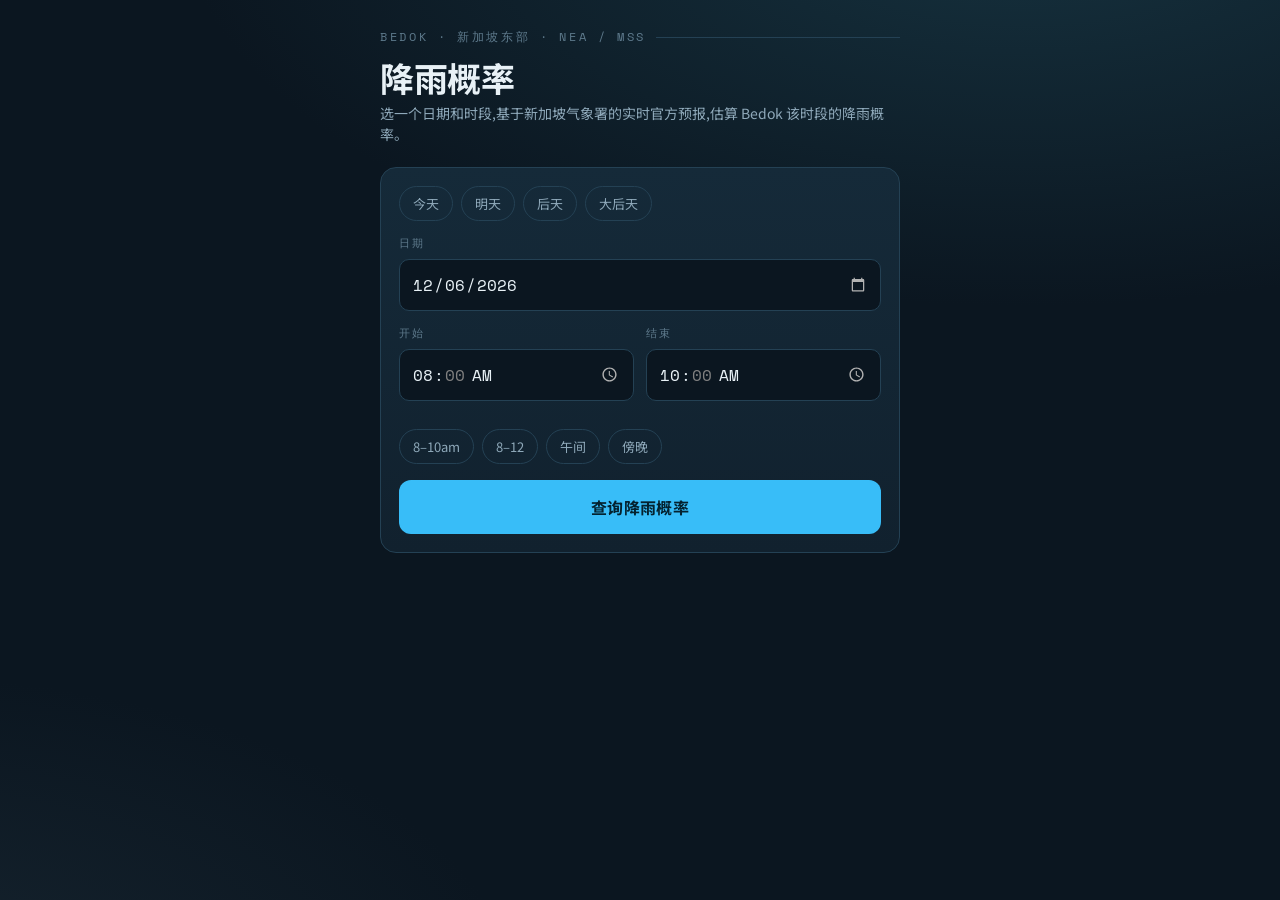
<file: bedok_rain.html>
<!DOCTYPE html>
<html lang="zh-Hans">
<head>
<meta charset="UTF-8" />
<meta name="viewport" content="width=device-width, initial-scale=1, viewport-fit=cover" />
<title>Bedok 降雨概率</title>
<link rel="preconnect" href="https://fonts.googleapis.com">
<link rel="preconnect" href="https://fonts.gstatic.com" crossorigin>
<link href="https://fonts.googleapis.com/css2?family=Space+Grotesk:wght@400;500;700&family=Space+Mono:wght@400;700&family=Noto+Sans+SC:wght@400;500;700&display=swap" rel="stylesheet">
<style>
  :root{
    --ink:#0B1620;        /* deep storm ink */
    --panel:#11212E;      /* panel */
    --panel-2:#152A39;    /* raised panel */
    --line:#244154;       /* hairlines */
    --text:#E8F1F6;       /* primary text */
    --muted:#8FA9BA;      /* muted */
    --faint:#5E7A8C;      /* faintest labels */
    --sun:#F4B740;        /* clear / low-risk affirmation */
    --calm:#4FD1C5;
    --sky:#38BDF8;
    --blue:#3B82F6;
    --indigo:#6366F1;
    --storm:#8B5CF6;
    --danger:#F472B6;
    --radius:16px;
  }
  *{box-sizing:border-box}
  html,body{margin:0;padding:0;background:var(--ink);color:var(--text);
    font-family:"Noto Sans SC","Space Grotesk",system-ui,-apple-system,sans-serif;
    -webkit-font-smoothing:antialiased;text-rendering:optimizeLegibility;}
  body{min-height:100dvh;background:
    radial-gradient(120% 80% at 80% -10%, #16323f 0%, rgba(22,50,63,0) 55%),
    radial-gradient(100% 70% at -10% 110%, #16242f 0%, rgba(11,22,32,0) 50%),
    var(--ink);}
  .wrap{max-width:560px;margin:0 auto;padding:28px 20px 60px;}

  /* Header */
  .eyebrow{font-family:"Space Mono",monospace;font-size:12px;letter-spacing:.22em;
    text-transform:uppercase;color:var(--faint);display:flex;align-items:center;gap:10px;}
  .eyebrow::after{content:"";flex:1;height:1px;background:var(--line);}
  h1{font-family:"Space Grotesk",sans-serif;font-weight:700;letter-spacing:-.01em;
    font-size:34px;line-height:1.05;margin:14px 0 4px;}
  h1 .zh{font-family:"Noto Sans SC",sans-serif;font-weight:700;}
  .sub{color:var(--muted);font-size:14px;margin:0 0 22px;line-height:1.5;}

  /* Controls */
  .panel{background:linear-gradient(180deg,var(--panel-2),var(--panel));
    border:1px solid var(--line);border-radius:var(--radius);padding:18px;}
  .field{margin-bottom:14px;}
  .field:last-child{margin-bottom:0;}
  label{display:block;font-family:"Space Mono",monospace;font-size:11px;
    letter-spacing:.14em;text-transform:uppercase;color:var(--faint);margin:0 0 8px;}
  .chips{display:flex;gap:8px;flex-wrap:wrap;margin:0 0 14px;}
  .chip{background:transparent;border:1px solid var(--line);color:var(--muted);
    font-family:"Noto Sans SC",sans-serif;font-size:13px;padding:7px 13px;border-radius:999px;
    cursor:pointer;transition:.15s;}
  .chip:hover{border-color:var(--sky);color:var(--text);}
  .chip.on{background:var(--sky);border-color:var(--sky);color:#04222f;font-weight:500;}
  .row{display:flex;gap:12px;}
  .row .field{flex:1;}
  input[type=date],input[type=time]{width:100%;background:var(--ink);color:var(--text);
    border:1px solid var(--line);border-radius:10px;padding:12px 12px;font-size:16px;
    font-family:"Space Mono",monospace;appearance:none;}
  input::-webkit-calendar-picker-indicator{filter:invert(.7);}
  input:focus-visible{outline:2px solid var(--sky);outline-offset:1px;border-color:var(--sky);}
  .go{width:100%;margin-top:16px;background:var(--sky);color:#04222f;border:0;border-radius:12px;
    padding:15px;font-size:16px;font-weight:700;font-family:"Noto Sans SC",sans-serif;cursor:pointer;
    letter-spacing:.02em;transition:.15s;}
  .go:hover{filter:brightness(1.06);}
  .go:active{transform:translateY(1px);}
  .go:disabled{opacity:.5;cursor:default;}
  .go:focus-visible{outline:2px solid var(--text);outline-offset:2px;}

  /* Result */
  .result{margin-top:22px;display:none;}
  .result.show{display:block;animation:rise .4s ease both;}
  @keyframes rise{from{opacity:0;transform:translateY(10px)}to{opacity:1;transform:none}}

  .gaugewrap{display:flex;gap:20px;align-items:stretch;}
  /* Rain column gauge — the signature element */
  .gauge{position:relative;width:84px;flex:0 0 84px;border:1px solid var(--line);
    border-radius:18px;overflow:hidden;background:rgba(4,18,26,.6);min-height:200px;}
  .fill{position:absolute;left:0;right:0;bottom:0;height:0%;
    background:linear-gradient(180deg,var(--lvl,var(--blue)),color-mix(in srgb,var(--lvl,var(--blue)) 55%, #04121a));
    transition:height 1s cubic-bezier(.22,1,.36,1);}
  .fill::before{content:"";position:absolute;top:-9px;left:-25%;width:150%;height:18px;
    border-radius:50%;background:var(--lvl,var(--blue));opacity:.9;
    animation:wave 4s ease-in-out infinite;}
  @keyframes wave{0%,100%{transform:translateX(-6px) scaleY(1)}50%{transform:translateX(6px) scaleY(.7)}}
  .gauge .ticks{position:absolute;inset:0;pointer-events:none;}
  .gauge .ticks i{position:absolute;left:0;width:8px;height:1px;background:var(--line);}
  .gauge .ticks i:nth-child(1){top:25%}.gauge .ticks i:nth-child(2){top:50%}.gauge .ticks i:nth-child(3){top:75%}
  .rain{position:absolute;inset:0;pointer-events:none;opacity:0;transition:opacity .6s;}
  .rain span{position:absolute;top:-12%;width:1px;height:14px;background:linear-gradient(var(--text),transparent);
    opacity:.5;animation:drop linear infinite;}
  @keyframes drop{to{transform:translateY(260px)}}

  .readout{flex:1;display:flex;flex-direction:column;justify-content:center;}
  .pct{font-family:"Space Grotesk",sans-serif;font-weight:700;font-size:64px;line-height:.9;
    letter-spacing:-.03em;}
  .pct small{font-size:26px;font-weight:500;color:var(--muted);margin-left:2px;}
  .band{display:inline-flex;align-items:center;gap:8px;margin-top:8px;font-size:15px;font-weight:500;}
  .dot{width:9px;height:9px;border-radius:50%;background:var(--lvl,var(--blue));}
  .window{color:var(--muted);font-size:13px;font-family:"Space Mono",monospace;margin-top:10px;}

  .saying{margin-top:18px;padding:14px 16px;border-radius:12px;background:var(--ink);
    border:1px solid var(--line);font-size:14.5px;line-height:1.6;}
  .saying b{color:var(--text);font-weight:700;}

  .meta{margin-top:14px;border-top:1px dashed var(--line);padding-top:14px;
    display:grid;grid-template-columns:auto 1fr;gap:6px 14px;font-size:13px;}
  .meta dt{color:var(--faint);font-family:"Space Mono",monospace;font-size:11px;
    letter-spacing:.08em;text-transform:uppercase;align-self:center;}
  .meta dd{margin:0;color:var(--text);}
  .meta .src{color:var(--calm);}

  .note{margin-top:22px;font-size:12.5px;color:var(--faint);line-height:1.6;}
  .note a{color:var(--sky);text-decoration:none;border-bottom:1px solid var(--line);}
  .foot{margin-top:18px;display:flex;gap:14px;flex-wrap:wrap;}
  .foot a{font-size:13px;color:var(--muted);text-decoration:none;border:1px solid var(--line);
    padding:9px 14px;border-radius:10px;transition:.15s;}
  .foot a:hover{border-color:var(--sky);color:var(--text);}

  .status{margin-top:18px;font-size:14px;color:var(--muted);display:none;}
  .status.show{display:block;}
  .status.err{color:var(--danger);}
  .spin{display:inline-block;width:13px;height:13px;border:2px solid var(--line);
    border-top-color:var(--sky);border-radius:50%;animation:sp .7s linear infinite;vertical-align:-2px;margin-right:7px;}
  @keyframes sp{to{transform:rotate(360deg)}}

  @media (prefers-reduced-motion:reduce){
    *{animation-duration:.001ms !important;animation-iteration-count:1 !important;
      transition-duration:.001ms !important;}
  }
</style>
</head>
<body>
<div class="wrap">
  <div class="eyebrow">Bedok · 新加坡东部 · NEA / MSS</div>
  <h1><span class="zh">降雨概率</span></h1>
  <p class="sub">选一个日期和时段,基于新加坡气象署的实时官方预报,估算 Bedok 该时段的降雨概率。</p>

  <div class="panel">
    <div class="chips" id="dayChips">
      <button class="chip" data-day="0">今天</button>
      <button class="chip" data-day="1">明天</button>
      <button class="chip" data-day="2">后天</button>
      <button class="chip" data-day="3">大后天</button>
    </div>
    <div class="field">
      <label for="date">日期</label>
      <input type="date" id="date" />
    </div>
    <div class="row">
      <div class="field">
        <label for="start">开始</label>
        <input type="time" id="start" value="08:00" step="3600" />
      </div>
      <div class="field">
        <label for="end">结束</label>
        <input type="time" id="end" value="10:00" step="3600" />
      </div>
    </div>
    <div class="chips" id="timeChips" style="margin-top:14px;margin-bottom:0;">
      <button class="chip" data-s="08:00" data-e="10:00">8–10am</button>
      <button class="chip" data-s="08:00" data-e="12:00">8–12</button>
      <button class="chip" data-s="12:00" data-e="14:00">午间</button>
      <button class="chip" data-s="18:00" data-e="20:00">傍晚</button>
    </div>
    <button class="go" id="go">查询降雨概率</button>
  </div>

  <div class="status" id="status"></div>

  <div class="result" id="result">
    <div class="panel">
      <div class="gaugewrap">
        <div class="gauge">
          <div class="ticks"><i></i><i></i><i></i></div>
          <div class="rain" id="rain"></div>
          <div class="fill" id="fill"></div>
        </div>
        <div class="readout">
          <div class="pct"><span id="pctNum">–</span><small>%</small></div>
          <div class="band"><span class="dot"></span><span id="bandTxt">–</span></div>
          <div class="window" id="windowTxt"></div>
        </div>
      </div>

      <div class="saying" id="saying"></div>

      <dl class="meta">
        <dt>官方预报</dt><dd id="mForecast">–</dd>
        <dt>数据来源</dt><dd class="src" id="mSource">–</dd>
        <dt>更新于</dt><dd id="mUpdated">–</dd>
        <dt id="extraK" style="display:none">温度 / 风</dt><dd id="extraV" style="display:none"></dd>
      </dl>
    </div>

    <p class="note">NEA 只发布文字预报,不发布精确百分比。上面的概率是把官方措辞映射成的估计区间,真正下不下以雨达图为准。提前量越大(2–4 天)越会调整。</p>
    <div class="foot">
      <a href="https://www.weather.gov.sg/weather-rain-area-50km" target="_blank" rel="noopener">雨达图 Rain Radar ↗</a>
      <a href="https://www.weather.gov.sg/weather-forecast-2hrnowcast/" target="_blank" rel="noopener">2小时临近预报 ↗</a>
    </div>
  </div>
</div>

<script>
const V1="https://api.data.gov.sg/v1/environment/";
const $=id=>document.getElementById(id);

/* ---- date helpers (browser runs in SGT for the user) ---- */
const pad=n=>String(n).padStart(2,"0");
function ymd(d){return d.getFullYear()+"-"+pad(d.getMonth()+1)+"-"+pad(d.getDate());}
(function initDate(){ const t=new Date(); t.setDate(t.getDate()+1); $("date").value=ymd(t); })();

/* ---- preset chips ---- */
$("dayChips").addEventListener("click",e=>{
  const b=e.target.closest(".chip"); if(!b)return;
  const d=new Date(); d.setDate(d.getDate()+Number(b.dataset.day));
  $("date").value=ymd(d);
  [...$("dayChips").children].forEach(c=>c.classList.remove("on"));
  b.classList.add("on");
});
$("timeChips").addEventListener("click",e=>{
  const b=e.target.closest(".chip"); if(!b)return;
  $("start").value=b.dataset.s; $("end").value=b.dataset.e;
  [...$("timeChips").children].forEach(c=>c.classList.remove("on"));
  b.classList.add("on");
});

/* ---- forecast text -> estimated probability ---- */
function mapProb(textRaw){
  const t=(textRaw||"").toLowerCase();
  const rules=[
    [/heavy thundery/, 85],
    [/thundery/, 65],
    [/heavy (rain|showers)/, 80],
    [/moderate rain/, 70],
    [/passing showers|light showers/, 40],
    [/\bshowers?\b/, 50],
    [/light rain/, 55],
    [/\brain\b/, 65],
    [/windy|strong wind/, 22],
    [/partly cloudy/, 18],
    [/cloudy|overcast/, 25],
    [/hazy|haze|mist|fog/, 12],
    [/fair|sunny|clear|warm/, 8],
  ];
  for(const [re,p] of rules) if(re.test(t)) return p;
  return 30; // unknown wording
}
function band(p){
  if(p<20) return ["低", "var(--calm)"];
  if(p<40) return ["中等偏低","var(--sky)"];
  if(p<60) return ["中等","var(--blue)"];
  if(p<80) return ["偏高","var(--indigo)"];
  return ["高","var(--storm)"];
}

/* ---- day-part reasoning (only used to refine multi-hour day summaries) ---- */
function rainyBands(t){ // returns array of [startHour,endHour] mentioned in text
  t=t.toLowerCase(); const b=[];
  if(/pre-?dawn|early hours|predawn/.test(t)) b.push([0,8]);
  if(/late morning/.test(t)) b.push([10,13]);
  else if(/\bmorning\b/.test(t)) b.push([6,12]);
  if(/afternoon/.test(t)) b.push([12,18]);
  if(/evening/.test(t)) b.push([17,20]);
  if(/\bnight\b/.test(t)) b.push([19,24]);
  return b;
}
function overlaps(a,b){return a[0]<b[1] && b[0]<a[1];}

/* ---- fetch json: direct first, then CORS-proxy fallbacks ---- */
async function tryFetch(u){
  const ctl=new AbortController(); const id=setTimeout(()=>ctl.abort(),9000);
  try{ const r=await fetch(u,{signal:ctl.signal});
    if(!r.ok) throw new Error("HTTP "+r.status); return await r.json(); }
  finally{ clearTimeout(id); }
}
async function getJSON(path){
  const url=V1+path;
  const tries=[url,
    "https://corsproxy.io/?url="+encodeURIComponent(url),
    "https://api.allorigins.win/raw?url="+encodeURIComponent(url)];
  let err;
  for(const u of tries){ try{ return await tryFetch(u); }catch(e){ err=e; } }
  throw err||new Error("fetch failed");
}
const fcText=f=> typeof f==="string" ? f : (f && (f.text||f.summary)) || "";

/* ---- core: pick the right NEA source for the window ---- */
async function lookup(dateStr,sH,eH){
  const now=new Date();
  const start=new Date(dateStr+"T"+pad(sH)+":00:00");
  const end=new Date(dateStr+"T"+pad(eH)+":00:00");
  const leadH=(start-now)/36e5;            // hours from now to window start

  // 1) within next ~2h  -> Bedok-specific 2-hour nowcast
  if(leadH<2 && end>now){
    const j=await getJSON("2-hour-weather-forecast");
    const items=j?.items||[];
    const it=items[items.length-1]||items[0];
    let txt="";
    (it?.forecasts||[]).forEach(f=>{ if((f.area||"").toLowerCase()==="bedok") txt=fcText(f.forecast); });
    if(txt) return {prob:mapProb(txt),forecast:txt,
      source:"2 小时临近预报 · Bedok",
      updated:it?.update_timestamp};
  }

  // 2) today / next ~24h -> 24-hour forecast, East region, matched period
  if(leadH<34){
    const j=await getJSON("24-hour-weather-forecast");
    const it=(j?.items||[])[0]||{};
    const periods=it.periods||[];
    let best=null,bestOv=0;                 // require real overlap (>0)
    periods.forEach(p=>{
      const ps=new Date(p.time?.start||p.timePeriod?.start);
      const pe=new Date(p.time?.end||p.timePeriod?.end);
      if(isNaN(ps)||isNaN(pe))return;
      const ov=Math.min(end,pe)-Math.max(start,ps);
      if(ov>bestOv){bestOv=ov;best=p;}
    });
    if(best){
      const reg=best.regions||{};
      const txt=fcText(reg.east);
      const g=it.general||{};
      const temp=g.temperature?(g.temperature.low+"–"+g.temperature.high+"°C"):"";
      const wind=g.wind?((g.wind.direction||"")+" "+(g.wind.speed?g.wind.speed.low+"–"+g.wind.speed.high+" km/h":"")):"";
      const pt=best.time||best.timePeriod||{};
      const ptxt=pt.start?(new Date(pt.start).getHours()+"–"+new Date(pt.end).getHours()+" 时"):"";
      return {prob:mapProb(txt),forecast:txt,
        source:"24 小时预报 · 东部 "+ptxt,
        updated:it.update_timestamp,
        extra:[temp,wind].filter(Boolean).join("  ·  ")};
    }
  }

  // 3) 2–4 days out -> 4-day outlook (day summary), refined by day-part
  const j=await getJSON("4-day-weather-forecast");
  const it=(j?.items||[])[0]||{};
  const days=it.forecasts||[];
  let day=null;
  days.forEach(d=>{ const ds=(d.date||d.timestamp||"").slice(0,10); if(ds===dateStr) day=d; });
  if(!day) throw new Error("OUT_OF_RANGE");
  const txt=fcText(day.forecast);
  let prob=mapProb(txt);
  // refine: if wording names parts of day and the window misses them, lower it
  const bands=rainyBands(txt); let refineNote="";
  if(bands.length){
    const hit=bands.some(b=>overlaps([sH,eH],b));
    if(!hit){ prob=Math.round(prob*0.35); refineNote="(雨段不在你选的时段,已下调)"; }
  }
  const temp=day.temperature?(day.temperature.low+"–"+day.temperature.high+"°C"):"";
  const wind=day.wind?((day.wind.direction||"")+" "+(day.wind.speed?day.wind.speed.low+"–"+day.wind.speed.high+" km/h":"")):"";
  return {prob,forecast:txt+(refineNote?"  "+refineNote:""),
    source:"4 天展望 · "+(day.date||dateStr).slice(0,10),
    updated:it.update_timestamp,
    extra:[temp,wind].filter(Boolean).join("  ·  ")};
}

/* ---- saying / guidance copy ---- */
function saying(p){
  if(p<20) return "<b>基本干爽。</b>带不带伞都行,出门没问题。";
  if(p<40) return "<b>大概率不下。</b>有零星短阵雨可能,放把折伞更安心。";
  if(p<60) return "<b>一半一半。</b>建议带伞,留意出门前的雨达图。";
  if(p<80) return "<b>偏湿。</b>大概率会遇到雷阵雨,雨具备好、避开露天行程。";
  return "<b>大概率有雷阵雨。</b>尽量改室内或避开这个时段,注意雷电。";
}

/* ---- render ---- */
function fmtTime(s){ if(!s)return"–"; const d=new Date(s); if(isNaN(d))return s;
  return d.toLocaleString("zh-SG",{month:"short",day:"numeric",hour:"2-digit",minute:"2-digit",hour12:true}); }

function render(r,sH,eH){
  const p=Math.max(0,Math.min(100,Math.round(r.prob)));
  const [lbl,col]=band(p);
  document.documentElement.style.setProperty("--lvl",col);
  $("pctNum").textContent=p;
  $("bandTxt").textContent=lbl+"风险";
  $("windowTxt").textContent=pad(sH)+":00 – "+pad(eH)+":00";
  $("fill").style.height=p+"%";
  $("saying").innerHTML=saying(p);
  $("mForecast").textContent=r.forecast||"–";
  $("mSource").textContent=r.source||"–";
  $("mUpdated").textContent=fmtTime(r.updated);
  if(r.extra){ $("extraK").style.display=""; $("extraV").style.display=""; $("extraV").textContent=r.extra; }
  else { $("extraK").style.display="none"; $("extraV").style.display="none"; }
  // rain animation when wet
  const rainEl=$("rain"); rainEl.innerHTML="";
  const wants = p>=45 && !matchMedia("(prefers-reduced-motion:reduce)").matches;
  if(wants){
    for(let i=0;i<14;i++){const s=document.createElement("span");
      s.style.left=(Math.random()*100)+"%";
      s.style.animationDuration=(0.5+Math.random()*0.5)+"s";
      s.style.animationDelay=(Math.random()*1)+"s";
      rainEl.appendChild(s);}
    rainEl.style.opacity=Math.min(0.8,(p-30)/70).toFixed(2);
  } else rainEl.style.opacity=0;
  $("result").classList.add("show");
}

/* ---- run ---- */
async function run(){
  const dateStr=$("date").value;
  let sH=parseInt($("start").value.split(":")[0],10);
  let eH=parseInt($("end").value.split(":")[0],10);
  if(!dateStr){ return fail("先选个日期。"); }
  if(isNaN(sH)||isNaN(eH)){ return fail("时间段没填好。"); }
  if(eH<=sH) eH=sH+1;

  const st=$("status"); st.className="status show"; st.innerHTML='<span class="spin"></span>正在拉取 NEA 实时预报…';
  $("go").disabled=true; $("result").classList.remove("show");
  try{
    const r=await lookup(dateStr,sH,eH);
    st.className="status"; st.textContent="";
    render(r,sH,eH);
    $("result").scrollIntoView({behavior:"smooth",block:"nearest"});
  }catch(err){
    if(String(err.message).includes("OUT_OF_RANGE")){
      fail("这个日期超出了预报范围(最多到 4 天后)。换近一点的日期再试。");
    }else{
      fail("拿不到数据。如果你现在是在对话的预览窗口里打开的,那是沙箱,会拦掉对外部网站的请求——请把文件下载到本地,用 Safari / Chrome 打开再试。仍失败多半是网络限制,可直接看 weather.gov.sg 的雨达图。");
    }
  }finally{ $("go").disabled=false; }
}
function fail(msg){ const st=$("status"); st.className="status show err"; st.textContent=msg; }

$("go").addEventListener("click",run);
</script>
</body>
</html>
</file>
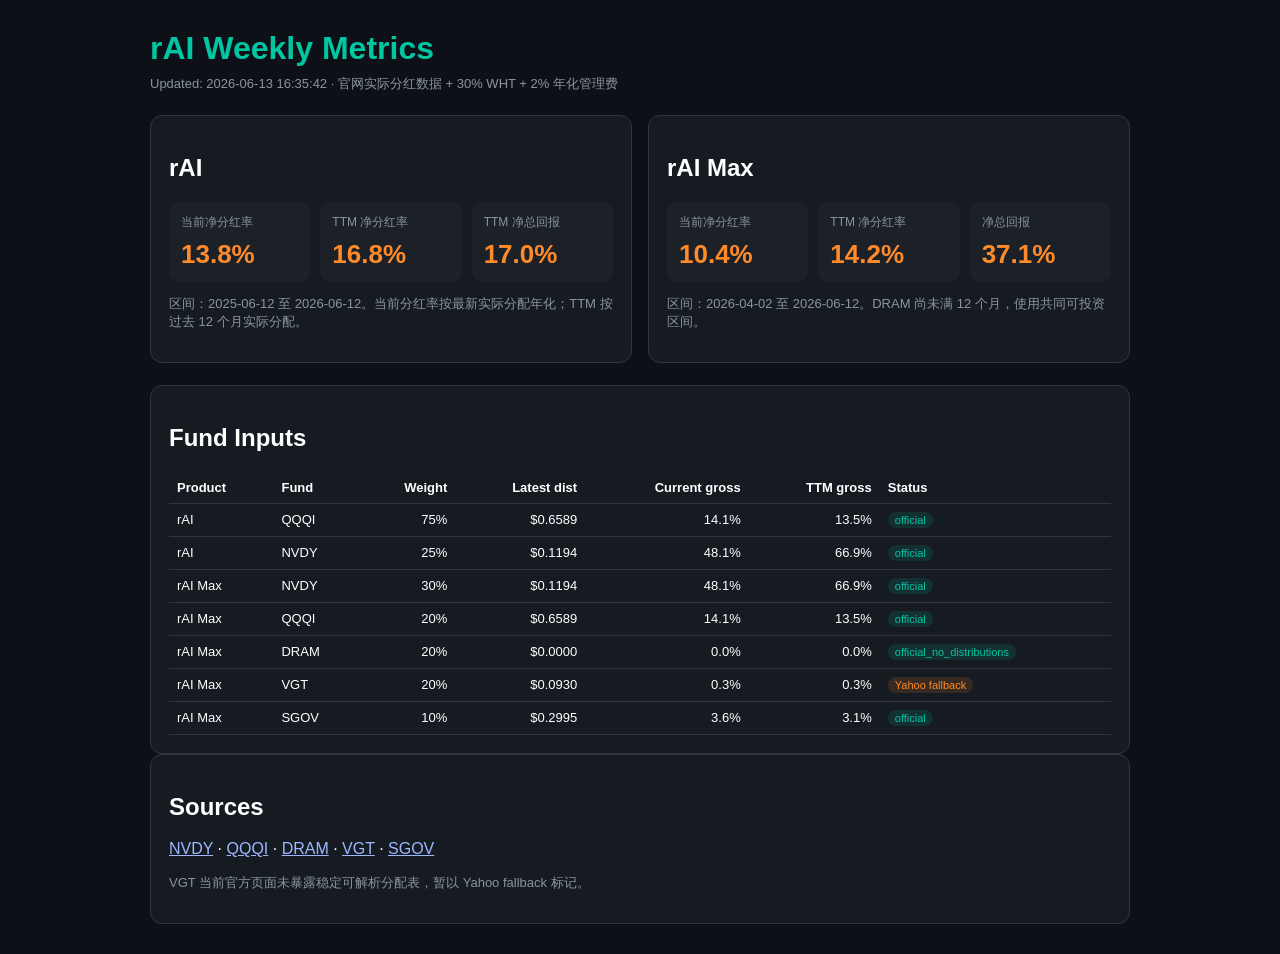
<file: rai-weekly-metrics.html>
<!doctype html><html lang="zh-CN"><head><meta charset="utf-8"><meta name="viewport" content="width=device-width,initial-scale=1"><title>rAI Weekly Metrics</title><style>body{margin:0;background:#0D1117;color:#fff;font-family:-apple-system,BlinkMacSystemFont,'Segoe UI','PingFang SC','Microsoft YaHei',sans-serif}.wrap{max-width:980px;margin:0 auto;padding:30px 16px}h1{color:#00C6A2;margin:0 0 8px}.muted{color:#8B949E;font-size:13px}.grid{display:grid;grid-template-columns:1fr 1fr;gap:16px;margin:22px 0}.card,section{background:#161B22;border:1px solid #30363D;border-radius:12px;padding:18px}.metrics{display:grid;grid-template-columns:repeat(3,1fr);gap:10px}.m{background:#1C2128;border-radius:10px;padding:12px}.m label{display:block;color:#8B949E;font-size:12px;margin-bottom:8px}.m strong{display:block;color:#FF8A2A;font-size:26px}table{width:100%;border-collapse:collapse;margin-top:12px;font-size:13px}td,th{border-bottom:1px solid #30363D;padding:8px;text-align:left}.num{text-align:right}.pill{display:inline-block;padding:2px 7px;border-radius:999px;background:rgba(0,198,162,.12);color:#00C6A2;font-size:11px}.warn{background:rgba(255,138,42,.14);color:#FF8A2A}a{color:#9db7ff}@media(max-width:820px){.grid,.metrics{display:block}.m,.card{margin-top:10px}}</style></head><body><div class="wrap"><h1>rAI Weekly Metrics</h1><div class="muted">Updated: 2026-06-13 16:35:42 · 官网实际分红数据 + 30% WHT + 2% 年化管理费</div><div class="grid"><div class="card"><h2>rAI</h2><div class="metrics"><div class="m"><label>当前净分红率</label><strong>13.8%</strong></div><div class="m"><label>TTM 净分红率</label><strong>16.8%</strong></div><div class="m"><label>TTM 净总回报</label><strong>17.0%</strong></div></div><p class="muted">区间：2025-06-12 至 2026-06-12。当前分红率按最新实际分配年化；TTM 按过去 12 个月实际分配。</p></div><div class="card"><h2>rAI Max</h2><div class="metrics"><div class="m"><label>当前净分红率</label><strong>10.4%</strong></div><div class="m"><label>TTM 净分红率</label><strong>14.2%</strong></div><div class="m"><label>净总回报</label><strong>37.1%</strong></div></div><p class="muted">区间：2026-04-02 至 2026-06-12。DRAM 尚未满 12 个月，使用共同可投资区间。</p></div></div><section><h2>Fund Inputs</h2><table><thead><tr><th>Product</th><th>Fund</th><th class="num">Weight</th><th class="num">Latest dist</th><th class="num">Current gross</th><th class="num">TTM gross</th><th>Status</th></tr></thead><tbody><tr><td>rAI</td><td>QQQI</td><td class="num">75%</td><td class="num">$0.6589</td><td class="num">14.1%</td><td class="num">13.5%</td><td><span class="pill">official</span></td></tr><tr><td>rAI</td><td>NVDY</td><td class="num">25%</td><td class="num">$0.1194</td><td class="num">48.1%</td><td class="num">66.9%</td><td><span class="pill">official</span></td></tr><tr><td>rAI Max</td><td>NVDY</td><td class="num">30%</td><td class="num">$0.1194</td><td class="num">48.1%</td><td class="num">66.9%</td><td><span class="pill">official</span></td></tr><tr><td>rAI Max</td><td>QQQI</td><td class="num">20%</td><td class="num">$0.6589</td><td class="num">14.1%</td><td class="num">13.5%</td><td><span class="pill">official</span></td></tr><tr><td>rAI Max</td><td>DRAM</td><td class="num">20%</td><td class="num">$0.0000</td><td class="num">0.0%</td><td class="num">0.0%</td><td><span class="pill">official_no_distributions</span></td></tr><tr><td>rAI Max</td><td>VGT</td><td class="num">20%</td><td class="num">$0.0930</td><td class="num">0.3%</td><td class="num">0.3%</td><td><span class="pill warn">Yahoo fallback</span></td></tr><tr><td>rAI Max</td><td>SGOV</td><td class="num">10%</td><td class="num">$0.2995</td><td class="num">3.6%</td><td class="num">3.1%</td><td><span class="pill">official</span></td></tr></tbody></table></section><section><h2>Sources</h2><p><a href="https://www.yieldmaxetfs.com/our-etfs/nvdy/">NVDY</a> · <a href="https://neosfunds.com/qqqi/">QQQI</a> · <a href="https://www.roundhillinvestments.com/etf/dram/">DRAM</a> · <a href="https://investor.vanguard.com/investment-products/etfs/profile/vgt">VGT</a> · <a href="https://www.ishares.com/us/products/314116/ishares-0-3-month-treasury-bond-etf">SGOV</a></p><p class="muted">VGT 当前官方页面未暴露稳定可解析分配表，暂以 Yahoo fallback 标记。</p></section></div></body></html>
</file>
<file: etfs/assets/index-CLYer6q8.css>
:root{--bg-primary: #0a0e17;--bg-secondary: #111827;--bg-card: #1a2236;--bg-card-hover: #1f2a42;--bg-input: #151d2e;--border: #2a3550;--border-light: #1e293b;--text-primary: #e2e8f0;--text-secondary: #94a3b8;--text-muted: #64748b;--accent: #22d3ee;--accent-dim: rgba(34, 211, 238, .12);--green: #34d399;--green-dim: rgba(52, 211, 153, .12);--red: #f87171;--red-dim: rgba(248, 113, 113, .12);--yellow: #fbbf24;--yellow-dim: rgba(251, 191, 36, .12);--purple: #a78bfa;--purple-dim: rgba(167, 139, 250, .12);--orange: #fb923c;--font-sans: "DM Sans", "Noto Sans SC", sans-serif;--font-mono: "JetBrains Mono", monospace;--radius: 10px;--radius-sm: 6px;--shadow: 0 4px 24px rgba(0,0,0,.3)}*{margin:0;padding:0;box-sizing:border-box}html{font-size:14px}body{font-family:var(--font-sans);background:var(--bg-primary);color:var(--text-primary);min-height:100vh;-webkit-font-smoothing:antialiased}a{color:var(--accent);text-decoration:none}a:hover{text-decoration:underline}::-webkit-scrollbar{width:6px;height:6px}::-webkit-scrollbar-track{background:transparent}::-webkit-scrollbar-thumb{background:var(--border);border-radius:3px}input,select{font-family:var(--font-sans);background:var(--bg-input);border:1px solid var(--border);color:var(--text-primary);border-radius:var(--radius-sm);padding:8px 12px;font-size:.9rem;outline:none;transition:border-color .2s}input:focus,select:focus{border-color:var(--accent)}button{font-family:var(--font-sans);cursor:pointer;border:none;border-radius:var(--radius-sm);padding:8px 16px;font-size:.85rem;font-weight:600;transition:all .15s}.btn-primary{background:var(--accent);color:var(--bg-primary)}.btn-primary:hover{filter:brightness(1.15)}.btn-outline{background:transparent;border:1px solid var(--border);color:var(--text-secondary)}.btn-outline:hover{border-color:var(--accent);color:var(--accent)}.btn-outline.active{border-color:var(--accent);color:var(--accent);background:var(--accent-dim)}.badge{display:inline-block;padding:2px 8px;border-radius:99px;font-size:.72rem;font-weight:600;letter-spacing:.02em}.badge-green{background:var(--green-dim);color:var(--green)}.badge-red{background:var(--red-dim);color:var(--red)}.badge-yellow{background:var(--yellow-dim);color:var(--yellow)}.badge-purple{background:var(--purple-dim);color:var(--purple)}.badge-accent{background:var(--accent-dim);color:var(--accent)}.card{background:var(--bg-card);border:1px solid var(--border-light);border-radius:var(--radius);padding:20px}.page-title{font-size:1.6rem;font-weight:700;margin-bottom:4px}.page-subtitle{color:var(--text-muted);font-size:.9rem;margin-bottom:24px}table{width:100%;border-collapse:collapse;font-size:.82rem}thead th{text-align:left;padding:10px 12px;color:var(--text-muted);font-weight:600;border-bottom:1px solid var(--border);white-space:nowrap;position:sticky;top:0;background:var(--bg-card);z-index:1}tbody td{padding:10px 12px;border-bottom:1px solid var(--border-light);white-space:nowrap}tbody tr:hover{background:var(--bg-card-hover)}td.mono{font-family:var(--font-mono);font-size:.8rem}td.positive{color:var(--green)}td.negative{color:var(--red)}.flex{display:flex}.flex-col{flex-direction:column}.items-center{align-items:center}.justify-between{justify-content:space-between}.gap-2{gap:8px}.gap-3{gap:12px}.gap-4{gap:16px}.flex-wrap{flex-wrap:wrap}.flex-1{flex:1}.grid-2{display:grid;grid-template-columns:1fr 1fr;gap:16px}.grid-3{display:grid;grid-template-columns:1fr 1fr 1fr;gap:16px}.grid-4{display:grid;grid-template-columns:repeat(4,1fr);gap:16px}@media (max-width: 768px){.grid-2,.grid-3,.grid-4{grid-template-columns:1fr}}
</file>
